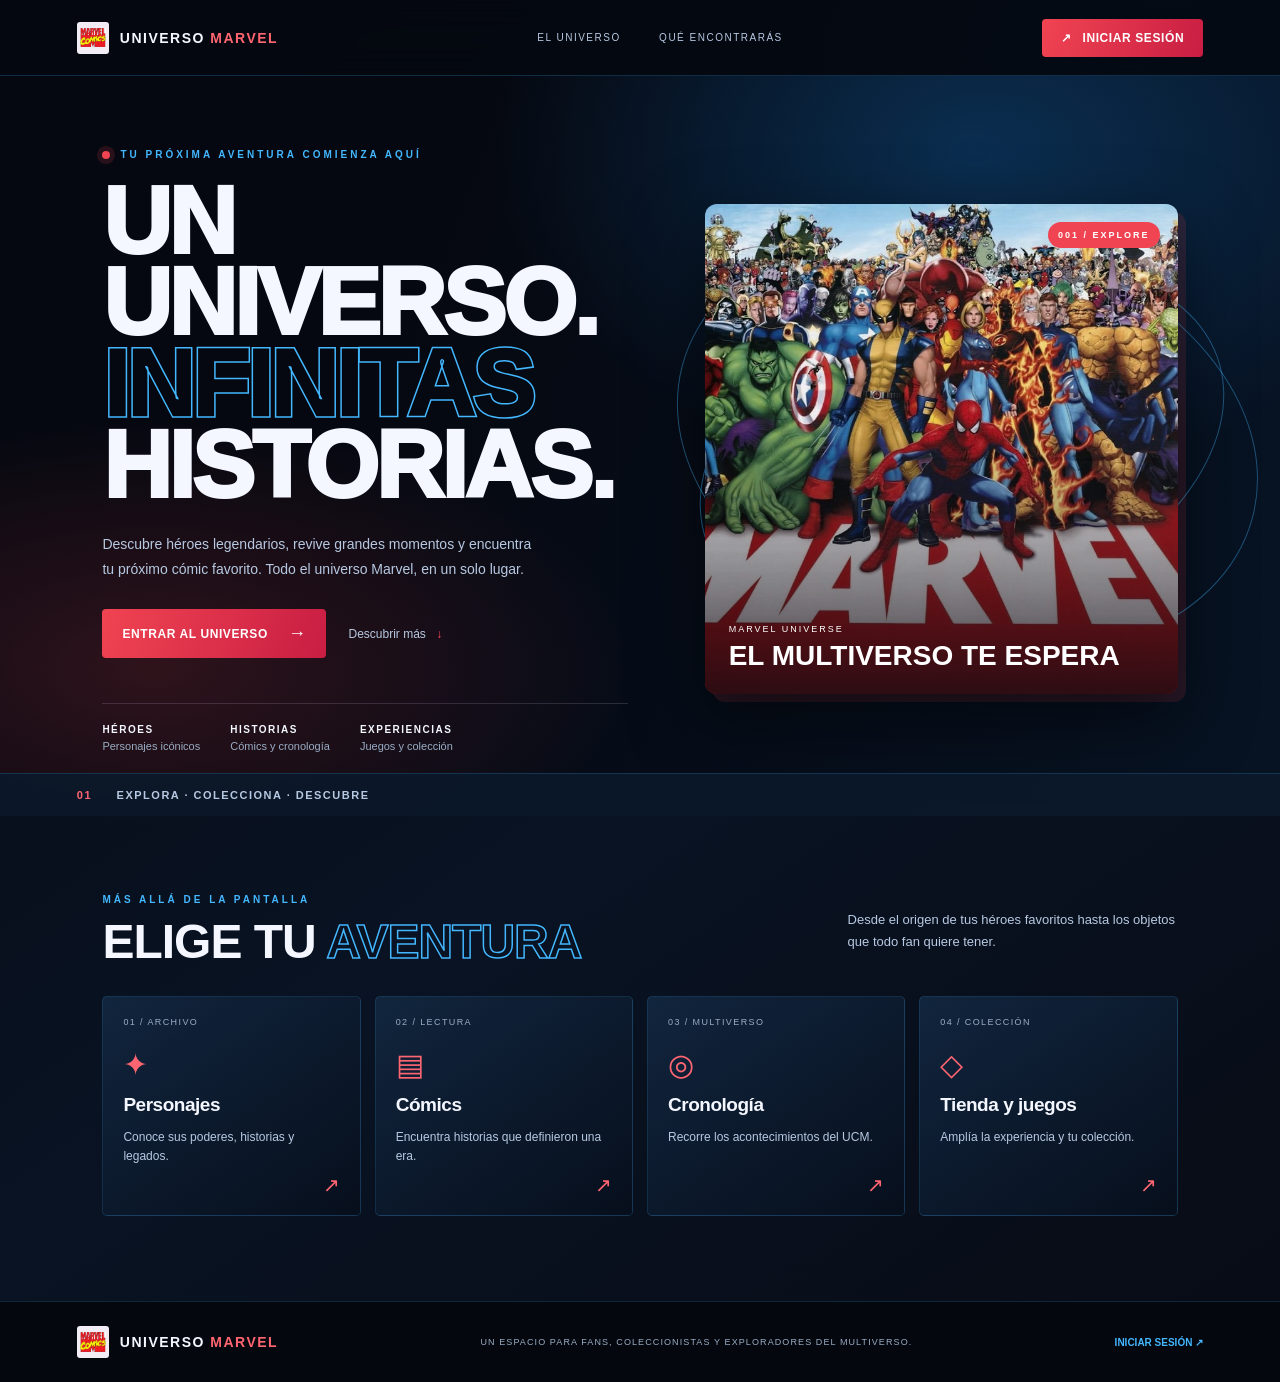
<file: web/home.html>
<!DOCTYPE html>
<html lang="es">
<head>
  <meta charset="UTF-8">
  <meta name="viewport" content="width=device-width, initial-scale=1">
  <meta name="description" content="Explora el Universo Marvel: personajes, cómics, cronología, videojuegos y tienda.">
  <title>Universo Marvel | Explora el multiverso</title>
  <link rel="stylesheet" href="css/estilos.css">
</head>
<body class="landing-marvel">
  <!-- Barra de arriba -->
  <header class="landing-nav">
    <a class="landing-brand" href="home.html" aria-label="Universo Marvel, inicio">
      <img src="img/logo_marvel_comics.png" alt="">
      <span>UNIVERSO <b>MARVEL</b></span>
    </a>
    <nav class="landing-links" aria-label="Navegación principal">
      <a href="#universo">EL UNIVERSO</a>
      <a href="#explora">QUÉ ENCONTRARÁS</a>
    </nav>
    <a class="landing-login" href="index.html"><span aria-hidden="true">↗</span> Iniciar sesión</a>
  </header>

  <main>
    <!-- Portada principal -->
    <section class="landing-hero">
      <div class="landing-hero-bg" aria-hidden="true"></div>
      <div class="landing-copy">
        <p class="eyebrow"><span></span> TU PRÓXIMA AVENTURA COMIENZA AQUÍ</p>
        <h1>UN UNIVERSO.<br><em>INFINITAS</em><br>HISTORIAS.</h1>
        <p class="landing-lead">Descubre héroes legendarios, revive grandes momentos y encuentra tu próximo cómic favorito. Todo el universo Marvel, en un solo lugar.</p>
        <div class="landing-actions">
          <a class="landing-cta" href="inicio.html">Entrar al universo <span aria-hidden="true">→</span></a>
          <a class="landing-secondary" href="#explora">Descubrir más <span aria-hidden="true">↓</span></a>
        </div>
        <div class="landing-stats" id="universo">
          <div><b>HÉROES</b><span>Personajes icónicos</span></div>
          <div><b>HISTORIAS</b><span>Cómics y cronología</span></div>
          <div><b>EXPERIENCIAS</b><span>Juegos y colección</span></div>
        </div>
      </div>
      <div class="landing-art" aria-label="Imagen del universo Marvel">
        <div class="art-orbit orbit-one"></div><div class="art-orbit orbit-two"></div>
        <img src="img/fondo_inicio.jpg" alt="Héroes del universo Marvel" onerror="this.style.display='none'">
        <div class="art-caption"><span>MARVEL UNIVERSE</span><b>EL MULTIVERSO TE ESPERA</b></div>
        <div class="art-index">001 / EXPLORE</div>
      </div>
      <div class="landing-bottom-label"><span>01</span> EXPLORA · COLECCIONA · DESCUBRE</div>
    </section>

    <!-- Secciones del sitio -->
    <section class="landing-discover" id="explora">
      <div class="section-heading"><div><p class="eyebrow">MÁS ALLÁ DE LA PANTALLA</p><h2>ELIGE TU <em>AVENTURA</em></h2></div><p>Desde el origen de tus héroes favoritos hasta los objetos que todo fan quiere tener.</p></div>
      <div class="landing-cards">
        <a class="landing-card" href="personajes.html"><span class="card-number">01 / ARCHIVO</span><span class="card-icon">✦</span><h3>Personajes</h3><p>Conoce sus poderes, historias y legados.</p><span class="card-arrow">↗</span></a>
        <a class="landing-card" href="inicio.html"><span class="card-number">02 / LECTURA</span><span class="card-icon">▤</span><h3>Cómics</h3><p>Encuentra historias que definieron una era.</p><span class="card-arrow">↗</span></a>
        <a class="landing-card" href="cronologia.html"><span class="card-number">03 / MULTIVERSO</span><span class="card-icon">◎</span><h3>Cronología</h3><p>Recorre los acontecimientos del UCM.</p><span class="card-arrow">↗</span></a>
        <a class="landing-card" href="tienda.html"><span class="card-number">04 / COLECCIÓN</span><span class="card-icon">◇</span><h3>Tienda y juegos</h3><p>Amplía la experiencia y tu colección.</p><span class="card-arrow">↗</span></a>
      </div>
    </section>
  </main>
  <!-- Pie de página -->
  <footer class="landing-footer"><a class="landing-brand" href="home.html"><img src="img/logo_marvel_comics.png" alt=""><span>UNIVERSO <b>MARVEL</b></span></a><span>UN ESPACIO PARA FANS, COLECCIONISTAS Y EXPLORADORES DEL MULTIVERSO.</span><a href="index.html">INICIAR SESIÓN ↗</a></footer>
</body>
</html>
</file>
<file: web/css/estilos.css>
/* Estilos de todo el sitio - Universo Marvel */

/* ---------- 1. Colores y base ---------- */
:root {
  --rojo: #c40000;
  --rojo-oscuro: #900000;
  --rojo-claro: #e62429;
  --panel: #eeeeee;
  --tarjeta: #f5f5f5;
  --barra: #e5e5e5;
  --boton-gris: #cfcfcf;
  --texto-gris: #666666;
}
* { box-sizing: border-box; }
body { margin: 0; background: #000; color: white; font-family: Arial, Helvetica, sans-serif; }
body.fondo-claro { background: #f2f2f2; color: black; }
a { color: inherit; text-decoration: none; }
img { max-width: 100%; }
h1, h2, h3, h4 { margin: 8px 0; }
.gris { color: var(--texto-gris); }
.oculto { display: none !important; }

/* ---------- 2. Barra de arriba (menú) ---------- */
.navbar { background: var(--barra); color: black; display: flex; align-items: center; justify-content: space-between; flex-wrap: wrap; gap: 10px; padding: 10px 30px; border-bottom-left-radius: 20px; border-bottom-right-radius: 20px; }
.logo { background: black; color: white; padding: 10px 15px; font-weight: bold; border-radius: 8px; }
.menu { display: flex; flex-wrap: wrap; gap: 24px; font-weight: bold; font-size: 14px; }
.menu a { color: #222; transition: 0.3s; }
.menu a:hover, .menu a.activo { color: var(--rojo-claro); }
.acciones-nav { display: flex; align-items: center; gap: 12px; }
.carrito-nav { background: #bbb; padding: 8px 14px; border-radius: 15px; font-weight: bold; }
.cerrar { background: var(--boton-gris); color: black; border: none; padding: 10px 18px; border-radius: 15px; cursor: pointer; font-size: 14px; }
.cerrar:hover { background: #b5b5b5; }

/* ---------- 3. Botones, formularios y paneles ---------- */
button { background: var(--boton-gris); color: black; border: none; border-radius: 10px; padding: 8px 15px; cursor: pointer; font-size: 14px; transition: 0.3s; }
button:hover { background: #b5b5b5; }
button:disabled { opacity: 0.4; cursor: not-allowed; }
.boton-rojo, a.boton-rojo { background: var(--rojo); color: white; border-radius: 20px; padding: 10px 22px; font-weight: bold; display: inline-block; border: none; cursor: pointer; }
.boton-rojo:hover { background: var(--rojo-oscuro); }
label { display: block; margin: 10px 0; font-size: 14px; }
input, select { width: 100%; padding: 11px 14px; margin-top: 4px; background: #dcdcdc; color: black; border: none; border-radius: 12px; font-size: 14px; }

/* Panel gris claro donde va el contenido de las páginas */
.contenido { background: var(--panel); color: #111; margin: 20px 40px; padding: 25px; border-radius: 15px; }
.rejilla { display: grid; grid-template-columns: repeat(auto-fill, minmax(210px, 1fr)); gap: 16px; }
.tarjeta { background: var(--tarjeta); border-radius: 18px; padding: 16px; margin: 10px 0; box-shadow: 0 4px 12px rgba(0,0,0,0.12); }
.tarjeta img { width: 100%; aspect-ratio: 2 / 3; object-fit: cover; border-radius: 8px; background: #ddd; }
.fila { display: flex; gap: 24px; flex-wrap: wrap; align-items: flex-start; }
.precio { color: var(--rojo); font-weight: bold; font-size: 18px; }
.aviso { color: #b45309; display: block; }
.etiqueta { display: inline-block; background: #555; color: white; border-radius: 20px; padding: 2px 10px; font-size: 12px; font-weight: bold; margin: 2px; }
.etiqueta.azul { background: #1d4ed8; }
.chips { display: flex; gap: 8px; flex-wrap: wrap; margin: 12px 0; }
.chips button.activo { background: var(--rojo); color: white; }

/* ---------- 4. Login, registro y recuperar ---------- */
.barra-auth { background: black; display: flex; align-items: center; justify-content: space-between; padding: 15px 40px; }
.barra-auth .logo { border: 3px solid purple; font-size: 22px; padding: 5px 12px; background: none; }
.barra-auth .titulo-centro { font-size: 22px; letter-spacing: 3px; font-weight: bold; }
.barra-auth .enlaces { display: flex; gap: 40px; }
.caja-auth { background: var(--panel); color: black; width: 340px; padding: 35px; border-radius: 20px; box-shadow: 0 0 20px rgba(0,0,0,0.5); }
.caja-auth h2 { text-align: center; color: #b30000; margin-bottom: 25px; font-size: 28px; }
.caja-auth button { width: 100%; margin-top: 15px; padding: 14px; font-size: 16px; }
.caja-auth .enlaces-caja { text-align: center; margin-top: 15px; font-size: 13px; }
.caja-auth .enlaces-caja a { display: block; margin-top: 6px; color: var(--rojo); }
.caja-auth .enlaces-caja a:hover { text-decoration: underline; }
.pantalla-login { min-height: calc(100vh - 62px); background-size: cover; background-position: center; padding: 60px 80px; }
.pantalla-centrada { min-height: calc(100vh - 62px); background-size: cover; background-position: center; display: flex; align-items: center; justify-content: center; padding: 20px; }
.registro { display: flex; min-height: calc(100vh - 62px); }
.registro .izquierda { width: 40%; display: flex; align-items: center; justify-content: center; padding: 20px; }
.registro .derecha { width: 60%; background-size: cover; background-position: center; }

/* ---------- 5. Inicio ---------- */
.banner { height: 220px; position: relative; overflow: hidden; display: flex; align-items: flex-end; }
.banner img { position: absolute; width: 100%; height: 100%; object-fit: cover; top: 0; left: 0; }
.banner::after { content: ""; position: absolute; inset: 0; background: linear-gradient(to right, rgba(0,0,0,0.6), rgba(0,0,0,0.2)); }
.marca { position: relative; z-index: 2; margin: -40px 0 0 40px; display: flex; align-items: center; gap: 15px; }
.marca img { width: 75px; height: 75px; border-radius: 50%; background: white; padding: 10px; object-fit: contain; box-shadow: 0 5px 15px rgba(0,0,0,0.5); }
.marca h3 { margin: 0; }
.comics-fila { display: flex; gap: 20px; overflow-x: auto; padding-bottom: 10px; }
.comic { min-width: 140px; text-align: center; color: black; }
.comic img { width: 100%; height: 200px; object-fit: cover; border-radius: 8px; transition: 0.3s; }
.comic img:hover { transform: scale(1.05); }
.comic p { font-size: 12px; margin-top: 8px; }
.comics-fila::-webkit-scrollbar { height: 6px; }
.comics-fila::-webkit-scrollbar-thumb { background: var(--rojo-claro); border-radius: 10px; }

/* ---------- 6. Detalle de cómic y de juego ---------- */
.detalle { display: flex; gap: 40px; padding: 40px; align-items: flex-start; flex-wrap: wrap; }
.detalle .portada { width: 300px; border-radius: 10px; box-shadow: 0 0 15px rgba(0,0,0,0.6); }
.detalle .info { max-width: 650px; flex: 1; min-width: 260px; }
.detalle h1 { color: #ff2a2a; margin-bottom: 10px; }
.detalle h3 { margin-top: 20px; color: #ddd; }
.detalle p { line-height: 1.6; }
.detalle ul { line-height: 1.8; }
.zona-video { padding: 0 40px; }
.zona-video video { width: 100%; max-height: 540px; border-radius: 12px; background: #111; }
.requisitos { display: flex; gap: 20px; flex-wrap: wrap; padding: 20px 40px 40px; }
.requisitos .tarjeta { flex: 1; min-width: 240px; }

/* ---------- 7. Personajes (cartas que giran) ---------- */
.titulo-pagina { text-align: center; margin: 25px 0 5px; }
.contador { text-align: center; margin: 10px; font-weight: bold; }
.personajes { display: grid; grid-template-columns: repeat(auto-fit, minmax(200px, 1fr)); gap: 25px; padding: 20px 40px; }
.carta { perspective: 1000px; cursor: pointer; }
.carta-interior { position: relative; height: 340px; transition: transform 0.7s; transform-style: preserve-3d; }
.carta.volteada .carta-interior { transform: rotateY(180deg); }
.carta-frente, .carta-atras { position: absolute; width: 100%; height: 100%; backface-visibility: hidden; border-radius: 15px; overflow: hidden; box-shadow: 0 5px 15px rgba(0,0,0,0.3); }
.carta-frente { background: white; display: flex; flex-direction: column; }
.carta-frente img { width: 100%; height: 260px; object-fit: cover; }
.carta-frente h3 { text-align: center; margin: 10px 0; color: var(--rojo); }
.rareza { position: absolute; top: 10px; left: 10px; padding: 5px 10px; font-size: 12px; border-radius: 10px; color: white; }
.rareza.common { background: gray; }
.rareza.epic { background: purple; }
.rareza.legendary { background: gold; color: black; }
.carta-atras { background: white; transform: rotateY(180deg); padding: 15px; display: flex; flex-direction: column; justify-content: center; text-align: center; border: 2px solid var(--rojo); color: black; }
.carta-atras p { margin: 6px 0; font-size: 14px; }
.carta:hover .carta-interior { box-shadow: 0 0 0 transparent; }

/* ---------- 8. Juegos ---------- */
.banner-juegos { height: 220px; background-size: cover; background-position: center; display: flex; align-items: flex-end; padding: 30px; font-size: 28px; font-weight: bold; }
.lista-juegos { display: flex; flex-direction: column; gap: 25px; margin: 30px; padding: 30px; background: var(--panel); border-radius: 20px; box-shadow: 0 10px 25px rgba(0,0,0,0.6); }
.juego { background: var(--tarjeta); color: black; border-radius: 20px; padding: 20px; display: flex; gap: 20px; align-items: center; transition: 0.3s; }
.juego:hover { transform: scale(1.01); box-shadow: 0 10px 25px rgba(0,0,0,0.3); }
.juego .poster img { width: 160px; height: 230px; object-fit: cover; border-radius: 10px; }
.juego .texto { flex: 1; }
.juego .texto p { color: #555; font-size: 14px; }
.juego video { width: 350px; height: 200px; border-radius: 10px; object-fit: cover; box-shadow: 0 5px 15px rgba(0,0,0,0.4); background: #111; }

/* ---------- 9. Cronología ---------- */
.linea { position: relative; max-width: 900px; margin: 40px auto; }
.linea::after { content: ""; position: absolute; width: 6px; background: var(--rojo); top: 0; bottom: 0; left: 50%; margin-left: -3px; }
.evento { padding: 10px 40px; position: relative; width: 50%; }
.evento::after { content: ""; position: absolute; width: 20px; height: 20px; right: -10px; background: var(--rojo); border-radius: 50%; top: 20px; z-index: 1; }
.evento.izquierda { left: 0; }
.evento.derecha { left: 50%; }
.evento.derecha::after { left: -10px; }
.evento-tarjeta { padding: 20px; background: var(--panel); color: black; border-radius: 15px; cursor: pointer; transition: 0.3s; display: flex; gap: 15px; align-items: center; }
.evento-tarjeta:hover { transform: scale(1.03); }
.evento-tarjeta img { width: 90px; border-radius: 10px; }
.evento-tarjeta .texto { flex: 1; }
.evento-tarjeta .detalle-evento { display: none; margin-top: 10px; font-size: 14px; }

/* ---------- 10. Perfil ---------- */
.cabecera-perfil { height: 300px; background-size: cover; background-position: center; }
.contenedor-perfil { display: flex; justify-content: center; margin-top: -80px; padding: 0 20px; }
.perfil-box { background: #e9e9e9; color: black; width: 700px; max-width: 100%; padding: 30px; border-radius: 20px; box-shadow: 0 10px 30px rgba(0,0,0,0.4); }
.perfil-box .arriba { display: flex; align-items: center; gap: 20px; }
.foto-perfil { width: 90px; height: 90px; border-radius: 50%; object-fit: cover; background: #ccc; }
.link { text-decoration: underline; cursor: pointer; font-size: 14px; }
.datos p { margin: 10px 0; font-size: 18px; }
.acciones { margin-top: 15px; display: flex; gap: 10px; flex-wrap: wrap; }
.perfil-box input[type="file"] { display: none; }
.clave-oculta { cursor: pointer; }
.perfil-extra { max-width: 1000px; margin: 20px auto 40px; padding: 0 20px; }
.perfil-extra .bloque { background: var(--panel); color: #111; border-radius: 15px; padding: 20px; margin-bottom: 20px; }

/* ---------- 11. Carrito y administración ---------- */
.producto-carrito { display: flex; gap: 16px; align-items: center; }
.producto-carrito img { width: 80px; aspect-ratio: auto; border-radius: 6px; }
table { width: 100%; border-collapse: collapse; font-size: 14px; }
th, td { border-bottom: 1px solid #ccc; padding: 8px; text-align: left; }
.estadisticas { display: grid; grid-template-columns: repeat(auto-fit, minmax(150px, 1fr)); gap: 12px; }
.estadisticas b { font-size: 24px; display: block; }
.tabla-scroll { overflow-x: auto; }

/* ---------- 12. Ventana emergente (modal) ---------- */
.fondo-modal { position: fixed; inset: 0; background: rgba(0,0,0,0.8); display: flex; align-items: center; justify-content: center; padding: 16px; z-index: 20; }
.ventana { background: var(--panel); color: black; border-radius: 16px; padding: 24px; max-width: 480px; width: 100%; max-height: 90vh; overflow: auto; }

/* ---------- 13. Celular ---------- */
@media (max-width: 900px) {
  .juego { flex-direction: column; text-align: center; }
  .juego video { width: 100%; }
  .registro { flex-direction: column; }
  .registro .izquierda, .registro .derecha { width: 100%; min-height: 240px; }
  .pantalla-login { padding: 30px 16px; display: flex; justify-content: center; }
}
@media (max-width: 700px) {
  .contenido { margin: 12px; padding: 16px; }
  .navbar { padding: 10px 14px; }
  .linea::after { left: 8px; }
  .evento, .evento.derecha { width: 100%; left: 0; padding: 10px 10px 10px 36px; }
  .evento::after, .evento.derecha::after { left: -2px; right: auto; }
  .detalle { padding: 20px; }
  .zona-video, .requisitos { padding-left: 16px; padding-right: 16px; }
}

/* ---------- 14. Detalles extra ---------- */
.tarjeta { color: #111; }
.saludo { color: #ccc; font-size: 14px; }
.accesos { display: grid; grid-template-columns: repeat(auto-fit, minmax(200px, 1fr)); gap: 16px; }
.acceso { background: var(--tarjeta); color: black; border-radius: 15px; padding: 20px; text-align: center; transition: 0.3s; }
.acceso:hover { transform: scale(1.04); background: white; }
.acceso b { display: block; font-size: 30px; }


/* Tema visual nuevo — inspirado en la referencia nightwire */
:root {
  --rojo: #ff6b5d;
  --rojo-oscuro: #e94e49;
  --rojo-claro: #ff786b;
  --panel: #211927;
  --tarjeta: #2a2031;
  --barra: #17111d;
  --boton-gris: #3b3042;
  --texto-gris: #a69ab4;
  --coral: #ff6b5d;
  --lavanda: #b7a7c8;
  --marfil: #f2edf5;
}
* { box-sizing: border-box; }
html { background: #15101b; }
body {
  background:
    radial-gradient(ellipse at 78% 8%, rgba(130, 54, 58, .38), transparent 34rem),
    radial-gradient(ellipse at 12% 65%, rgba(122, 86, 51, .22), transparent 28rem),
    #15101b;
  color: var(--marfil);
}
body.fondo-claro { background: #f2edf5; color: #211927; }
a { transition: color .2s ease, background .2s ease; }
h1, h2, h3, h4 { color: var(--marfil); }
.gris { color: var(--texto-gris); }

.navbar {
  background: rgba(21, 16, 27, .96);
  color: var(--marfil);
  padding: 14px clamp(16px, 5vw, 60px);
  border-radius: 0;
  border-bottom: 1px solid rgba(183, 167, 200, .12);
}
.logo {
  background: var(--marfil);
  color: #211927;
  padding: 9px 13px;
  border-radius: 2px;
  letter-spacing: .06em;
}
.menu { gap: clamp(12px, 2.5vw, 28px); font-size: 12px; letter-spacing: .08em; }
.menu a { color: #b7a7c8; }
.menu a:hover, .menu a.activo { color: var(--coral); }
.carrito-nav { background: #302536; color: var(--marfil); border: 1px solid #4b3b50; }
.cerrar, button {
  background: #3b3042;
  color: var(--marfil);
  border: 1px solid rgba(183, 167, 200, .14);
}
.cerrar:hover, button:hover { background: #514057; }
.boton-rojo, a.boton-rojo {
  background: var(--coral);
  color: #241622;
  border-radius: 999px;
  padding: 10px 22px;
  font-weight: 700;
}
.boton-rojo:hover { background: #ff887b; }
input, select, textarea {
  background: #2a2031;
  color: var(--marfil);
  border: 1px solid #4a3a50;
  border-radius: 10px;
}
input::placeholder, textarea::placeholder { color: #a69ab4; }
.contenido {
  background: rgba(34, 25, 41, .88);
  color: var(--marfil);
  border: 1px solid rgba(183, 167, 200, .12);
  border-radius: 16px;
  box-shadow: 0 14px 40px rgba(0,0,0,.18);
}
.tarjeta {
  background: #29202f;
  color: var(--marfil);
  border: 1px solid rgba(183, 167, 200, .12);
  border-radius: 14px;
  box-shadow: 0 8px 22px rgba(0,0,0,.2);
}
.tarjeta img { background: #211927; }
.precio { color: var(--coral); }
.aviso { color: #ffb09e; }
.etiqueta { background: #514057; color: #f2edf5; }
.etiqueta.azul { background: #625174; }
.chips button.activo { background: var(--coral); color: #241622; }
.barra-auth { background: #17111d; border-bottom: 1px solid #34283b; }
.barra-auth .logo { border: 1px solid var(--coral); color: var(--marfil); background: transparent; }
.barra-auth .titulo-centro { color: var(--marfil); }
.caja-auth {
  background: rgba(35, 26, 42, .96);
  color: var(--marfil);
  border: 1px solid rgba(183, 167, 200, .18);
  box-shadow: 0 18px 50px rgba(0,0,0,.42);
}
.caja-auth h2 { color: var(--coral); }
.caja-auth .enlaces-caja a { color: var(--coral); }
.pantalla-login, .pantalla-centrada {
  background-color: #17111d;
  background-blend-mode: overlay;
}
.banner::after {
  background: linear-gradient(90deg, rgba(21,16,27,.88), rgba(21,16,27,.18)),
              linear-gradient(0deg, rgba(21,16,27,.65), transparent);
}
.marca h3 { color: var(--marfil); }
.comic { color: var(--marfil); }
.comics-fila::-webkit-scrollbar-thumb { background: var(--coral); }
.detalle h1 { color: var(--coral); }
.detalle h3 { color: var(--lavanda); }
.zona-video video { box-shadow: 0 10px 30px rgba(0,0,0,.4); }
.carta-frente { background: #f2edf5; color: #211927; }
.carta-frente h3 { color: #d84f4c; }
.carta-atras {
  background: #29202f;
  border-color: var(--coral);
  color: var(--marfil);
}
.rareza.epic { background: #76518b; }
.rareza.legendary { background: #ffca78; color: #241622; }
.lista-juegos {
  background: rgba(34,25,41,.9);
  border: 1px solid rgba(183,167,200,.12);
  box-shadow: 0 10px 25px rgba(0,0,0,.25);
}
.juego {
  background: #29202f;
  color: var(--marfil);
  border: 1px solid rgba(183,167,200,.12);
}
.juego .texto p { color: #b7a7c8; }
.linea::after { background: var(--coral); }
.evento::after { background: var(--coral); }
.evento-tarjeta {
  background: #29202f;
  color: var(--marfil);
  border: 1px solid rgba(183,167,200,.12);
}
.perfil-box {
  background: #29202f;
  color: var(--marfil);
  border: 1px solid rgba(183,167,200,.16);
}
.perfil-extra .bloque {
  background: #29202f;
  color: var(--marfil);
  border: 1px solid rgba(183,167,200,.12);
}
th, td { border-bottom-color: #49394f; }
.fondo-modal { background: rgba(10,7,14,.82); }
.ventana {
  background: #29202f;
  color: var(--marfil);
  border: 1px solid rgba(183,167,200,.18);
}
.acceso {
  background: #29202f;
  color: var(--marfil);
  border: 1px solid rgba(183,167,200,.12);
}
.acceso:hover { background: #382a40; }
.saludo { color: #b7a7c8; }
.link { color: var(--coral); }
button:focus-visible, a:focus-visible, input:focus-visible, select:focus-visible {
  outline: 2px solid var(--coral);
  outline-offset: 3px;
}
@media (max-width: 700px) {
  .navbar { padding: 12px 16px; }
  .menu { gap: 12px; }
  .contenido { margin: 12px; padding: 16px; }
  .barra-auth { padding: 12px 16px; gap: 12px; flex-wrap: wrap; }
}

/* ---------- 15. Landing pública / página Home ---------- */
.landing-marvel { overflow-x: hidden; }
.landing-nav { min-height: 76px; padding: 14px clamp(18px, 6vw, 88px); display:flex; align-items:center; justify-content:space-between; gap:24px; background:rgba(21,16,27,.9); border-bottom:1px solid rgba(183,167,200,.15); position:relative; z-index:5; }
.landing-brand { display:flex; align-items:center; gap:11px; font-size:14px; letter-spacing:1.5px; font-weight:700; white-space:nowrap; }
.landing-brand img { width:32px; height:32px; object-fit:contain; background:#f2edf5; border-radius:3px; padding:3px; }
.landing-brand b { color:var(--coral); }
.landing-links { display:flex; gap:clamp(16px,3vw,42px); font-size:10px; letter-spacing:1.5px; color:var(--lavanda); }
.landing-links a:hover { color:var(--marfil); }
.landing-login { background:var(--coral); color:#21131a; padding:12px 19px; border-radius:30px; font-size:12px; font-weight:800; white-space:nowrap; transition:transform .2s, background .2s; }
.landing-login:hover,.landing-cta:hover { background:#ff897d; transform:translateY(-2px); }
.landing-login span { margin-right:7px; }
.landing-hero { position:relative; min-height:610px; padding:70px clamp(20px, 8vw, 120px) 64px; display:grid; grid-template-columns:minmax(0,1fr) minmax(300px,.9fr); align-items:center; gap:clamp(28px,6vw,90px); isolation:isolate; }
.landing-hero-bg { position:absolute; inset:0; z-index:-1; background:radial-gradient(ellipse at 76% 10%,rgba(139,54,63,.34),transparent 35%),radial-gradient(ellipse at 12% 80%,rgba(117,78,48,.2),transparent 30%),linear-gradient(110deg,#15101b 30%,rgba(21,16,27,.8)); }
.landing-copy { max-width:590px; z-index:1; }
.eyebrow { color:#e5b96b; font-size:10px; letter-spacing:3px; font-weight:700; display:flex; align-items:center; gap:10px; margin:0 0 18px; }
.eyebrow span { display:inline-block; width:8px; height:8px; border-radius:50%; background:var(--coral); box-shadow:0 0 0 5px rgba(255,107,93,.12); }
.landing-copy h1 { font-size:clamp(52px,7.4vw,100px); line-height:.86; letter-spacing:-3px; margin:0 0 25px; font-weight:950; }
.landing-copy h1 em,.section-heading h2 em { color:transparent; -webkit-text-stroke:1.5px var(--coral); font-style:normal; }
.landing-lead { color:var(--lavanda); line-height:1.8; font-size:14px; max-width:430px; }
.landing-actions { display:flex; align-items:center; flex-wrap:wrap; gap:22px; margin-top:27px; }
.landing-cta { display:inline-flex; align-items:center; gap:20px; background:var(--coral); color:#21131a; border-radius:28px; padding:14px 20px; font-size:12px; font-weight:800; transition:transform .2s,background .2s; }
.landing-cta span { font-size:18px; }
.landing-secondary { color:var(--lavanda); font-size:12px; }
.landing-secondary span { margin-left:7px; color:var(--coral); }
.landing-stats { display:flex; flex-wrap:wrap; gap:30px; border-top:1px solid rgba(183,167,200,.2); margin-top:45px; padding-top:20px; }
.landing-stats div { display:flex; flex-direction:column; gap:5px; }
.landing-stats b { font-size:10px; letter-spacing:1.5px; }
.landing-stats span { color:var(--texto-gris); font-size:11px; }
.landing-art { min-height:400px; height:min(39vw,490px); position:relative; border-radius:12px; background:linear-gradient(145deg,#e7e5df,#a6a8a7 55%,#49434a); box-shadow:0 25px 70px rgba(0,0,0,.35); overflow:visible; isolation:isolate; }
.landing-art > img { width:100%; height:100%; object-fit:cover; object-position:center; border-radius:12px; position:absolute; inset:0; z-index:-1; filter:saturate(.72); }
.landing-art::after { content:""; position:absolute; inset:0; border-radius:12px; background:linear-gradient(180deg,rgba(15,12,19,0) 45%,rgba(15,12,19,.82)); z-index:0; }
.art-orbit { position:absolute; border:1px solid rgba(255,107,93,.3); border-radius:50%; z-index:-2; }
.orbit-one { width:115%; height:70%; right:-12%; top:15%; transform:rotate(-20deg); }
.orbit-two { width:125%; height:85%; right:-18%; top:6%; transform:rotate(15deg); }
.art-caption { position:absolute; bottom:24px; left:24px; right:24px; display:flex; flex-direction:column; gap:8px; z-index:1; }
.art-caption span,.art-index { color:#f1c66f; font-size:9px; letter-spacing:2px; }
.art-caption b { color:white; font-size:clamp(18px,2.4vw,28px); line-height:1; }
.art-index { position:absolute; top:18px; right:18px; z-index:1; background:var(--coral); color:#231720; padding:8px 10px; border-radius:20px; font-weight:800; }
.landing-bottom-label { position:absolute; bottom:0; left:0; right:0; padding:15px clamp(20px, 6vw, 88px); background:rgba(40,30,47,.8); border-top:1px solid rgba(183,167,200,.12); color:var(--lavanda); font-size:11px; font-weight:800; letter-spacing:1.5px; }
.landing-bottom-label span { color:var(--coral); margin-right:20px; }
.landing-discover { padding:75px clamp(20px, 8vw, 120px) 85px; }
.section-heading { display:flex; align-items:end; justify-content:space-between; gap:30px; margin-bottom:30px; }
.section-heading .eyebrow { margin-bottom:10px; }
.section-heading h2 { margin:0; font-size:clamp(30px,4vw,48px); line-height:1; letter-spacing:-1px; }
.section-heading > p { max-width:330px; color:var(--lavanda); font-size:13px; line-height:1.7; }
.landing-cards { display:grid; grid-template-columns:repeat(4,minmax(0,1fr)); gap:14px; }
.landing-card { min-height:220px; position:relative; padding:20px; background:linear-gradient(145deg,rgba(49,37,57,.9),rgba(29,22,35,.9)); border:1px solid rgba(183,167,200,.16); border-radius:10px; transition:transform .25s,border-color .25s,background .25s; }
.landing-card:hover { transform:translateY(-5px); border-color:rgba(255,107,93,.7); background:linear-gradient(145deg,#38283d,#211927); }
.card-number { display:block; color:var(--texto-gris); font-size:9px; letter-spacing:1.4px; }
.card-icon { display:block; color:var(--coral); font-size:30px; margin-top:20px; }
.landing-card h3 { margin:12px 0 8px; font-size:19px; }
.landing-card p { color:var(--lavanda); font-size:12px; line-height:1.6; max-width:220px; }
.card-arrow { position:absolute; right:20px; bottom:18px; color:var(--coral); font-size:20px; }
.landing-footer { display:flex; align-items:center; justify-content:space-between; gap:20px; padding:24px clamp(20px, 6vw, 88px); border-top:1px solid rgba(183,167,200,.15); background:#110d16; }
.landing-footer > span { color:var(--texto-gris); font-size:9px; letter-spacing:1.1px; text-align:center; }
.landing-footer > a:last-child { color:var(--coral); font-size:10px; font-weight:800; white-space:nowrap; }
.barra-auth .enlaces a { color:var(--lavanda); }
.barra-auth .enlaces a:hover { color:var(--coral); }
.caja-auth { background:rgba(33,25,39,.94); color:var(--marfil); border:1px solid rgba(183,167,200,.2); backdrop-filter:blur(10px); }
.caja-auth h2 { color:var(--coral); }
.caja-auth input { background:#33283b; color:var(--marfil); border:1px solid rgba(183,167,200,.18); }
.caja-auth input::placeholder { color:#b7a7c8; }
.caja-auth .enlaces-caja a { color:var(--coral); }
@media(max-width:900px) {
 .landing-hero { grid-template-columns:1fr  minmax(240px,.8fr); padding-top:55px; gap:25px; }
 .landing-art { min-height:340px; height:45vw; }
 .landing-cards { grid-template-columns:repeat(2,minmax(0,1fr)); }
 .landing-links { display:none; }
}
@media(max-width:620px) {
 .landing-nav { min-height:66px; padding:12px 16px; }
 .landing-brand { font-size:11px; letter-spacing:.8px; }
 .landing-brand img { width:28px; height:28px; }
 .landing-login { padding:10px 13px; font-size:11px; }
 .landing-hero { display:flex; flex-direction:column; align-items:stretch; padding:48px 20px 75px; gap:35px; }
 .landing-copy h1 { font-size:clamp(52px,15vw,78px); letter-spacing:-2px; }
 .landing-lead { font-size:13px; }
 .landing-stats { gap:18px; margin-top:32px; }
 .landing-stats span { font-size:10px; }
 .landing-art { width:88%; align-self:center; height:360px; min-height:0; }
 .landing-bottom-label { font-size:9px; letter-spacing:1px; }
 .landing-discover { padding:52px 20px; }
 .section-heading { align-items:flex-start; flex-direction:column; gap:8px; }
 .landing-cards { grid-template-columns:1fr 1fr; gap:10px; }
 .landing-card { min-height:200px; padding:15px; }
 .landing-card h3 { font-size:16px; }
 .landing-footer { flex-direction:column; text-align:center; }
 .landing-footer > span { line-height:1.7; }
 .barra-auth { padding:14px 16px; gap:12px; }
 .barra-auth .titulo-centro { font-size:14px; letter-spacing:1px; }
 .barra-auth .enlaces { gap:12px; font-size:12px; }
}


/* Evolución visual — universo marvel */
:root {
  --rojo: #f04452;
  --rojo-oscuro: #b91c35;
  --rojo-claro: #ff6672;
  --coral: #ff4655;
  --azul-marvel: #1688e8;
  --azul-profundo: #071b36;
  --azul-brillante: #43b7ff;
  --panel: #101b2b;
  --tarjeta: #111f33;
  --barra: #080d17;
  --boton-gris: #1a2c45;
  --texto-gris: #9aadc5;
  --lavanda: #b7c9e2;
  --marfil: #f4f7ff;
}
html { background: #050810; scroll-behavior: smooth; }
body {
  color: var(--marfil);
  background:
    radial-gradient(ellipse at 88% 4%, rgba(22,136,232,.19), transparent 34rem),
    radial-gradient(ellipse at 8% 35%, rgba(240,68,82,.15), transparent 28rem),
    linear-gradient(145deg, #050810 0%, #091323 55%, #080b14 100%);
  min-height: 100vh;
}
body.fondo-claro { background:#080d17; color:var(--marfil); }
h1,h2,h3,h4 { color:var(--marfil); letter-spacing:-.025em; }
p { line-height:1.7; }
a { text-decoration:none; }
::selection { background:var(--rojo); color:#fff; }
:focus-visible { outline:2px solid var(--azul-brillante); outline-offset:3px; }

/* Navegación: barra editorial oscura, acentos azules y rojos */
.navbar {
  position:relative;
  background:rgba(5,8,16,.9);
  color:var(--marfil);
  padding:14px clamp(16px,5vw,68px);
  border-radius:0;
  border-bottom:1px solid rgba(67,183,255,.22);
  box-shadow:0 12px 35px rgba(0,0,0,.2);
  backdrop-filter:blur(16px);
}
.navbar::after {
  content:""; position:absolute; left:0; bottom:-1px; width:120px; height:2px;
  background:linear-gradient(90deg,var(--rojo),var(--azul-marvel),transparent);
}
.logo { background:var(--rojo); color:#fff; border-radius:3px; letter-spacing:.08em; box-shadow:4px 4px 0 rgba(22,136,232,.35); }
.menu { text-transform:uppercase; letter-spacing:.1em; }
.menu a { color:#b7c9e2; position:relative; padding:7px 0; }
.menu a::after { content:""; position:absolute; left:0; bottom:0; width:0; height:2px; background:var(--rojo); transition:width .22s ease; }
.menu a:hover::after,.menu a.activo::after { width:100%; }
.menu a:hover,.menu a.activo { color:#fff; }
.carrito-nav { background:#102641; border:1px solid rgba(67,183,255,.25); color:#fff; }
.cerrar,button { background:#13243b; color:#fff; border:1px solid rgba(67,183,255,.2); transition:transform .2s,background .2s,border-color .2s; }
.cerrar:hover,button:hover { background:#1c3858; border-color:var(--azul-brillante); transform:translateY(-1px); }
.boton-rojo,a.boton-rojo { background:linear-gradient(110deg,var(--rojo),#c91d43); color:white; border-radius:4px; box-shadow:0 8px 22px rgba(240,68,82,.2); text-transform:uppercase; letter-spacing:.06em; }
.boton-rojo:hover { background:linear-gradient(110deg,#ff6672,#e12b4e); transform:translateY(-2px); }

/* Contenedores y campos */
input,select,textarea {
  background:#0a1526; color:var(--marfil); border:1px solid #243c5b; border-radius:7px;
  transition:border-color .2s,box-shadow .2s;
}
input:focus,select:focus,textarea:focus { outline:none; border-color:var(--azul-brillante); box-shadow:0 0 0 3px rgba(22,136,232,.15); }
input::placeholder,textarea::placeholder { color:#7489a6; }
.contenido {
  position:relative; overflow:hidden; background:linear-gradient(145deg,rgba(14,27,46,.96),rgba(7,14,26,.94));
  color:var(--marfil); border:1px solid rgba(67,183,255,.17); border-radius:12px;
  box-shadow:0 20px 60px rgba(0,0,0,.25);
}
.contenido::before { content:""; display:block; height:2px; position:absolute; top:0; left:0; right:0; background:linear-gradient(90deg,var(--rojo),var(--azul-marvel),transparent 75%); }
.tarjeta,.acceso {
  position:relative; background:linear-gradient(150deg,#14253d,#0c1729 80%); color:var(--marfil);
  border:1px solid rgba(67,183,255,.16); border-radius:9px;
  box-shadow:0 12px 28px rgba(0,0,0,.22); transition:transform .25s,border-color .25s,box-shadow .25s;
}
.tarjeta:hover,.acceso:hover { transform:translateY(-4px); border-color:rgba(67,183,255,.55); box-shadow:0 18px 36px rgba(0,0,0,.35); background:linear-gradient(150deg,#172d4b,#0d1a2e 80%); }
.tarjeta img { background:#07101e; border-radius:5px; }
.precio,.link { color:#ff6672; }
.aviso { color:#ff9da5; }
.etiqueta { background:#17395b; border:1px solid rgba(67,183,255,.22); }
.etiqueta.azul { background:#075da9; }
.chips button.activo { background:var(--rojo); color:white; border-color:var(--rojo); }

/* Formularios y autenticación */
.barra-auth { background:rgba(5,8,16,.95); border-bottom:1px solid rgba(67,183,255,.2); }
.barra-auth .logo { border:1px solid var(--rojo); color:white; background:#0a1423; }
.barra-auth .titulo-centro { color:white; letter-spacing:.12em; }
.barra-auth .enlaces a { color:#b7c9e2; }
.barra-auth .enlaces a:hover { color:var(--azul-brillante); }
.caja-auth {
  background:linear-gradient(145deg,rgba(15,30,50,.97),rgba(5,11,21,.98)); color:var(--marfil);
  border:1px solid rgba(67,183,255,.25); border-radius:12px;
  box-shadow:0 28px 80px rgba(0,0,0,.55),-5px 0 0 rgba(240,68,82,.7);
  backdrop-filter:blur(18px);
}
.caja-auth h2 { color:var(--rojo-claro); text-transform:uppercase; letter-spacing:.04em; }
.caja-auth button { background:linear-gradient(100deg,var(--rojo),#c91d43); border:0; }
.caja-auth button:hover { background:linear-gradient(100deg,#ff6672,#e12b4e); }
.caja-auth input { background:#081426; border-color:#294767; color:white; }
.pantalla-login,.pantalla-centrada {
  background-color:#050810;
  background-image:linear-gradient(110deg,rgba(5,8,16,.8),rgba(6,21,42,.55));
}
.registro .izquierda { background:linear-gradient(145deg,#0a1424,#101d31); }

/* Inicio autenticado, cabeceras y navegación de contenido */
.banner { min-height:260px; height:clamp(220px,28vw,360px); border-bottom:1px solid rgba(67,183,255,.25); }
.banner::after { background:linear-gradient(90deg,rgba(4,8,16,.9),rgba(4,8,16,.2) 75%),linear-gradient(0deg,rgba(4,8,16,.75),transparent 65%); }
.marca { margin-left:clamp(18px,5vw,60px); }
.marca img { border:2px solid var(--rojo); background:#07101e; box-shadow:0 0 0 5px rgba(22,136,232,.15),0 12px 28px rgba(0,0,0,.5); }
.marca h3 { text-transform:uppercase; letter-spacing:.08em; }
.comics-fila { padding:12px 3px 18px; }
.comic { min-width:150px; color:var(--marfil); }
.comic img { border-radius:5px; box-shadow:0 10px 24px rgba(0,0,0,.35); border:1px solid rgba(67,183,255,.15); }
.comic img:hover { transform:translateY(-5px) scale(1.025); box-shadow:0 14px 30px rgba(22,136,232,.2); }
.comic p { color:#c1d0e5; }
.titulo-pagina { text-align:left; margin:32px clamp(18px,5vw,60px) 8px; font-size:clamp(28px,4vw,44px); text-transform:uppercase; letter-spacing:-.04em; }
.titulo-pagina::after { content:""; display:block; width:72px; height:4px; margin-top:12px; background:linear-gradient(90deg,var(--rojo),var(--azul-marvel)); }
.contador { color:#9db5d2; letter-spacing:.1em; text-transform:uppercase; font-size:12px; }

/* Personajes: cartas de colección, contraste y profundidad */
.personajes { padding:24px clamp(16px,4vw,54px) 48px; gap:22px; }
.carta-frente,.carta-atras { border-radius:8px; }
.carta-frente { background:#0b1525; color:white; border:1px solid rgba(67,183,255,.2); }
.carta-frente img { filter:saturate(.9); }
.carta-frente h3 { color:#fff; text-transform:uppercase; letter-spacing:.05em; }
.carta-atras { background:linear-gradient(150deg,#142945,#07101e); border:1px solid var(--rojo); color:white; }
.carta-atras p { color:#c4d4e9; }
.rareza.epic { background:#0867b2; }
.rareza.legendary { background:var(--rojo); color:white; }
.carta.volteada .carta-atras { box-shadow:0 0 24px rgba(240,68,82,.16); }

/* Detalle de cómic/juego: portada cinematográfica y texto editorial */
.detalle { gap:clamp(24px,5vw,56px); padding:clamp(22px,5vw,64px); }
.detalle .portada { border-radius:7px; border:1px solid rgba(67,183,255,.25); box-shadow:14px 14px 0 rgba(22,136,232,.13),0 24px 50px rgba(0,0,0,.45); }
.detalle h1 { color:#fff; text-transform:uppercase; font-size:clamp(30px,5vw,56px); line-height:1; }
.detalle h1::first-letter { color:var(--rojo-claro); }
.detalle h3 { color:var(--azul-brillante); text-transform:uppercase; letter-spacing:.08em; font-size:14px; }
.detalle p,.detalle li { color:#c0cfe3; }
.zona-video video { border:1px solid rgba(67,183,255,.22); border-radius:8px; }
.requisitos .tarjeta { border-top:2px solid var(--azul-marvel); }

/* Juegos: formato editorial y bloques de contenido */
.banner-juegos {
  min-height:280px; height:auto; padding:clamp(24px,5vw,60px);
  background-image:linear-gradient(90deg,rgba(3,8,17,.9),rgba(4,17,34,.38)),var(--banner-juegos);
  border-bottom:1px solid rgba(67,183,255,.25); text-transform:uppercase; letter-spacing:-.03em;
  font-size:clamp(30px,5vw,58px);
}
.lista-juegos { background:transparent; padding:0; margin:30px clamp(16px,4vw,54px) 50px; box-shadow:none; border:0; }
.juego { background:linear-gradient(105deg,#12233a,#0a1424); border:1px solid rgba(67,183,255,.16); border-radius:9px; padding:clamp(16px,3vw,28px); }
.juego:hover { transform:translateY(-3px); border-color:rgba(67,183,255,.55); box-shadow:0 18px 35px rgba(0,0,0,.3); }
.juego .poster img { border-radius:5px; box-shadow:0 10px 25px rgba(0,0,0,.4); }
.juego .texto h2,.juego .texto h3 { color:white; text-transform:uppercase; }
.juego .texto p { color:#aebfd5; }
.juego video { border:1px solid rgba(67,183,255,.2); }

/* Cronología como expediente visual del multiverso */
.linea::after { background:linear-gradient(var(--rojo),var(--azul-marvel)); width:3px; }
.evento::after { background:var(--rojo); box-shadow:0 0 0 5px rgba(240,68,82,.16),0 0 18px rgba(240,68,82,.45); }
.evento-tarjeta { background:linear-gradient(145deg,#14253d,#0a1424); color:white; border:1px solid rgba(67,183,255,.2); border-radius:8px; }
.evento-tarjeta:hover { border-color:var(--azul-brillante); box-shadow:0 12px 28px rgba(0,0,0,.3); }
.evento-tarjeta .texto p { color:#b7c9e2; }

/* Perfil, carrito y administración */
.cabecera-perfil { position:relative; border-bottom:2px solid var(--rojo); }
.cabecera-perfil::after { content:""; display:block; position:absolute; inset:0; background:linear-gradient(90deg,rgba(5,8,16,.65),rgba(22,136,232,.12)); }
.contenedor-perfil { position:relative; z-index:1; }
.perfil-box,.perfil-extra .bloque { background:linear-gradient(145deg,#14243a,#0a1424); color:white; border:1px solid rgba(67,183,255,.2); border-radius:9px; }
.perfil-box .arriba { border-bottom:1px solid rgba(67,183,255,.18); padding-bottom:20px; }
.foto-perfil { border:3px solid var(--rojo); box-shadow:0 0 0 5px rgba(22,136,232,.15); }
.datos p { color:#d3deed; }
.producto-carrito { padding:12px 0; border-bottom:1px solid rgba(67,183,255,.13); }
table { color:#d9e5f4; }
th { color:#fff; background:#10223a; text-transform:uppercase; letter-spacing:.06em; font-size:11px; }
th,td { border-bottom-color:#203b5a; }
tr:hover td { background:rgba(22,136,232,.06); }
.estadisticas > * { background:linear-gradient(145deg,#142943,#0b1526); border:1px solid rgba(67,183,255,.18); border-radius:8px; padding:18px; }
.estadisticas b { color:var(--azul-brillante); }
.fondo-modal { background:rgba(2,5,11,.86); backdrop-filter:blur(8px); }
.ventana { background:linear-gradient(145deg,#14253d,#08111f); color:white; border:1px solid rgba(67,183,255,.25); box-shadow:0 25px 80px rgba(0,0,0,.6); }
.acceso b { color:var(--rojo-claro); }

/* Home conserva el diseño editorial, ahora con rojo/negro/azul */
.landing-nav { background:rgba(5,8,16,.91); border-bottom-color:rgba(67,183,255,.22); backdrop-filter:blur(16px); }
.landing-brand b { color:var(--rojo-claro); }
.landing-login,.landing-cta { background:linear-gradient(110deg,var(--rojo),#c91d43); color:white; border-radius:4px; text-transform:uppercase; letter-spacing:.05em; }
.landing-login:hover,.landing-cta:hover { background:linear-gradient(110deg,#ff6672,#e12b4e); }
.landing-hero-bg { background:radial-gradient(ellipse at 76% 10%,rgba(22,136,232,.26),transparent 35%),radial-gradient(ellipse at 12% 80%,rgba(240,68,82,.18),transparent 30%),linear-gradient(110deg,#050810 30%,rgba(7,19,36,.86)); }
.eyebrow { color:var(--azul-brillante); }
.eyebrow span { background:var(--rojo); box-shadow:0 0 0 5px rgba(240,68,82,.15); }
.landing-copy h1 em,.section-heading h2 em { -webkit-text-stroke-color:var(--azul-brillante); }
.landing-art { background:linear-gradient(145deg,#16304d,#070d18); box-shadow:0 25px 70px rgba(0,0,0,.5),8px 8px 0 rgba(240,68,82,.15); }
.art-orbit { border-color:rgba(67,183,255,.38); }
.art-caption span,.art-index { color:#fff; }
.art-index { background:var(--rojo); }
.landing-bottom-label { background:rgba(11,25,43,.9); border-top-color:rgba(67,183,255,.18); }
.landing-bottom-label span { color:var(--rojo-claro); }
.landing-card { background:linear-gradient(145deg,rgba(18,39,64,.95),rgba(7,15,28,.96)); border-color:rgba(67,183,255,.18); border-radius:5px; }
.landing-card:hover { border-color:var(--rojo); background:linear-gradient(145deg,#16365b,#0a1424); }
.card-icon,.card-arrow { color:var(--rojo-claro); }
.landing-footer { background:#04070d; border-top-color:rgba(67,183,255,.18); }
.landing-footer > a:last-child { color:var(--azul-brillante); }

/* Movimiento sutil y accesibilidad */
@keyframes marvel-rise { from { opacity:0; transform:translateY(12px); } to { opacity:1; transform:translateY(0); } }
.contenido,.tarjeta,.juego,.evento-tarjeta,.landing-card { animation:marvel-rise .45s ease both; }
@media (prefers-reduced-motion: reduce) {
  *,*::before,*::after { scroll-behavior:auto !important; animation:none !important; transition:none !important; }
}
@media(max-width:700px) {
  .titulo-pagina { margin:24px 16px 8px; }
  .personajes { padding:20px 14px 35px; gap:14px; }
  .juego .poster img { width:min(100%,220px); height:auto; max-height:300px; }
  .evento-tarjeta { align-items:flex-start; }
}
@media(max-width:480px) {
  .menu { width:100%; justify-content:center; }
  .navbar { gap:12px; }
  .detalle .portada { width:min(100%,280px); }
  .producto-carrito { align-items:flex-start; flex-wrap:wrap; }
}
</file>
